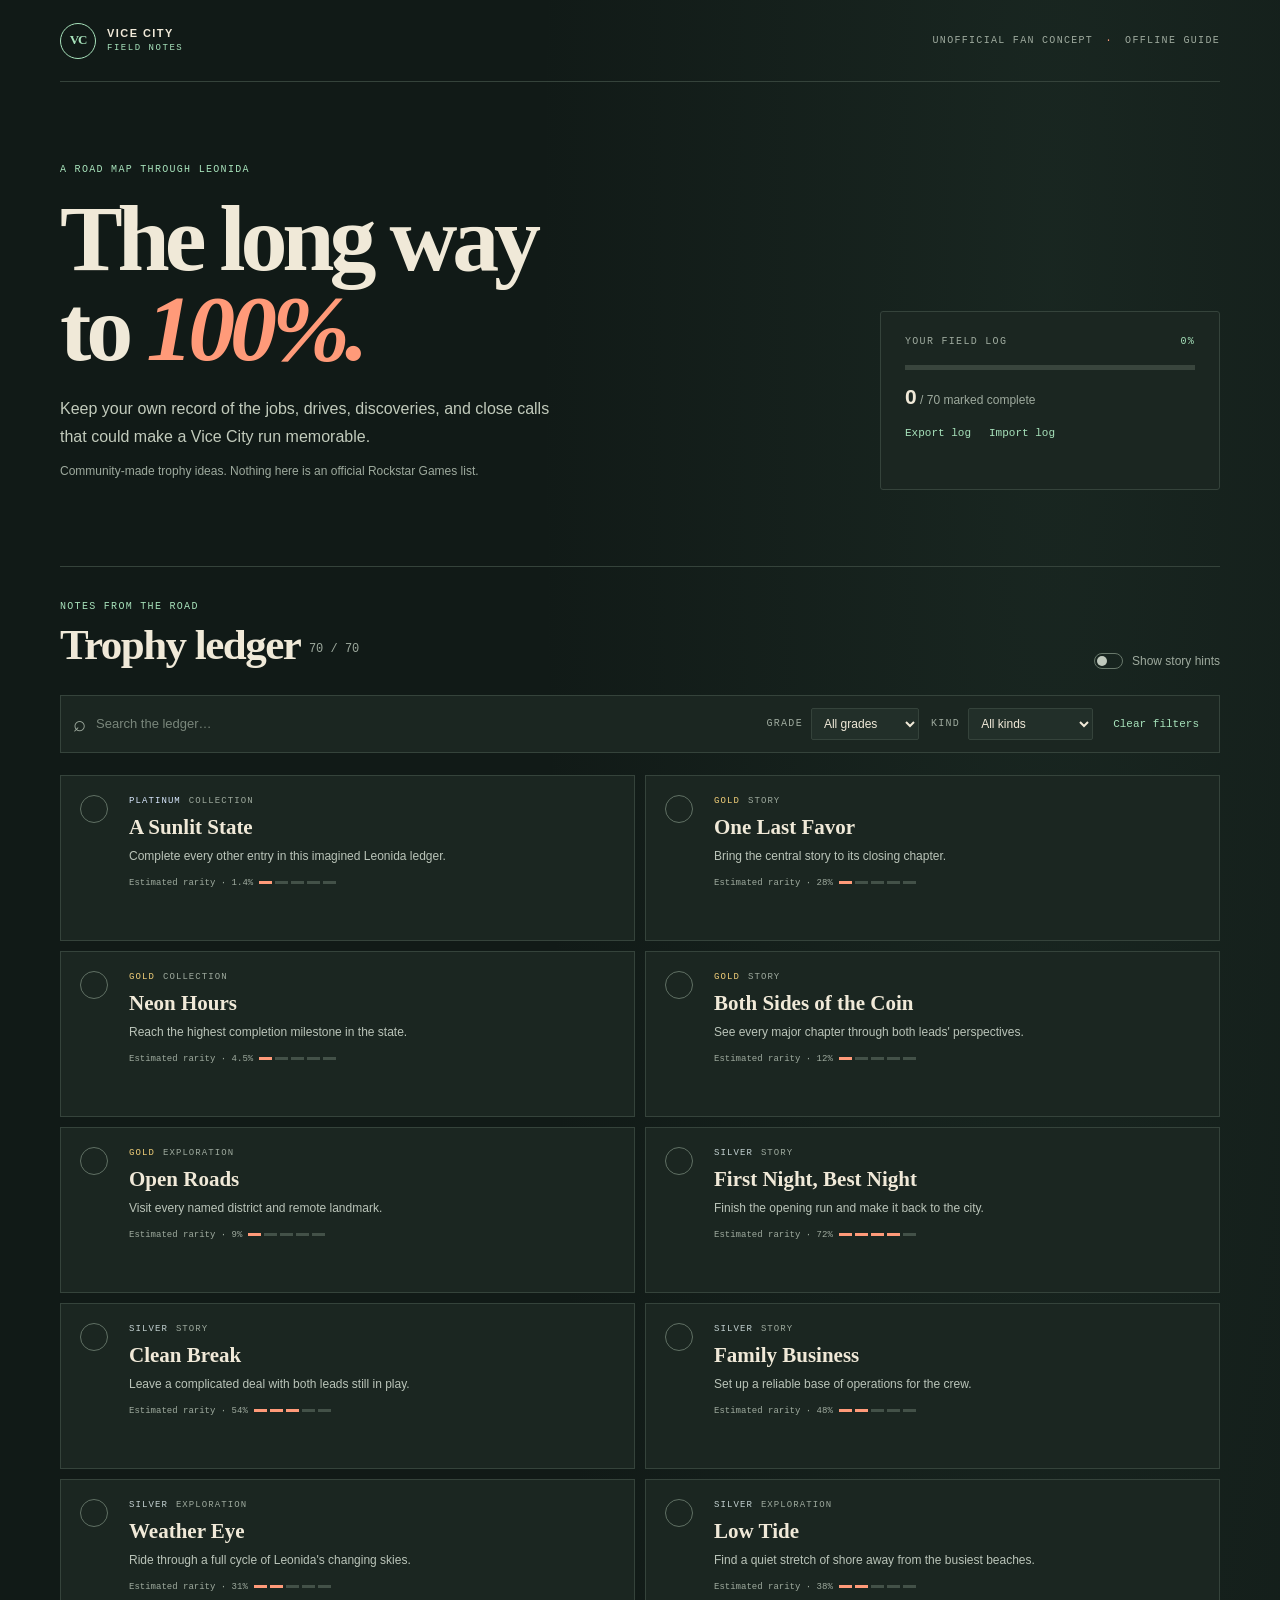
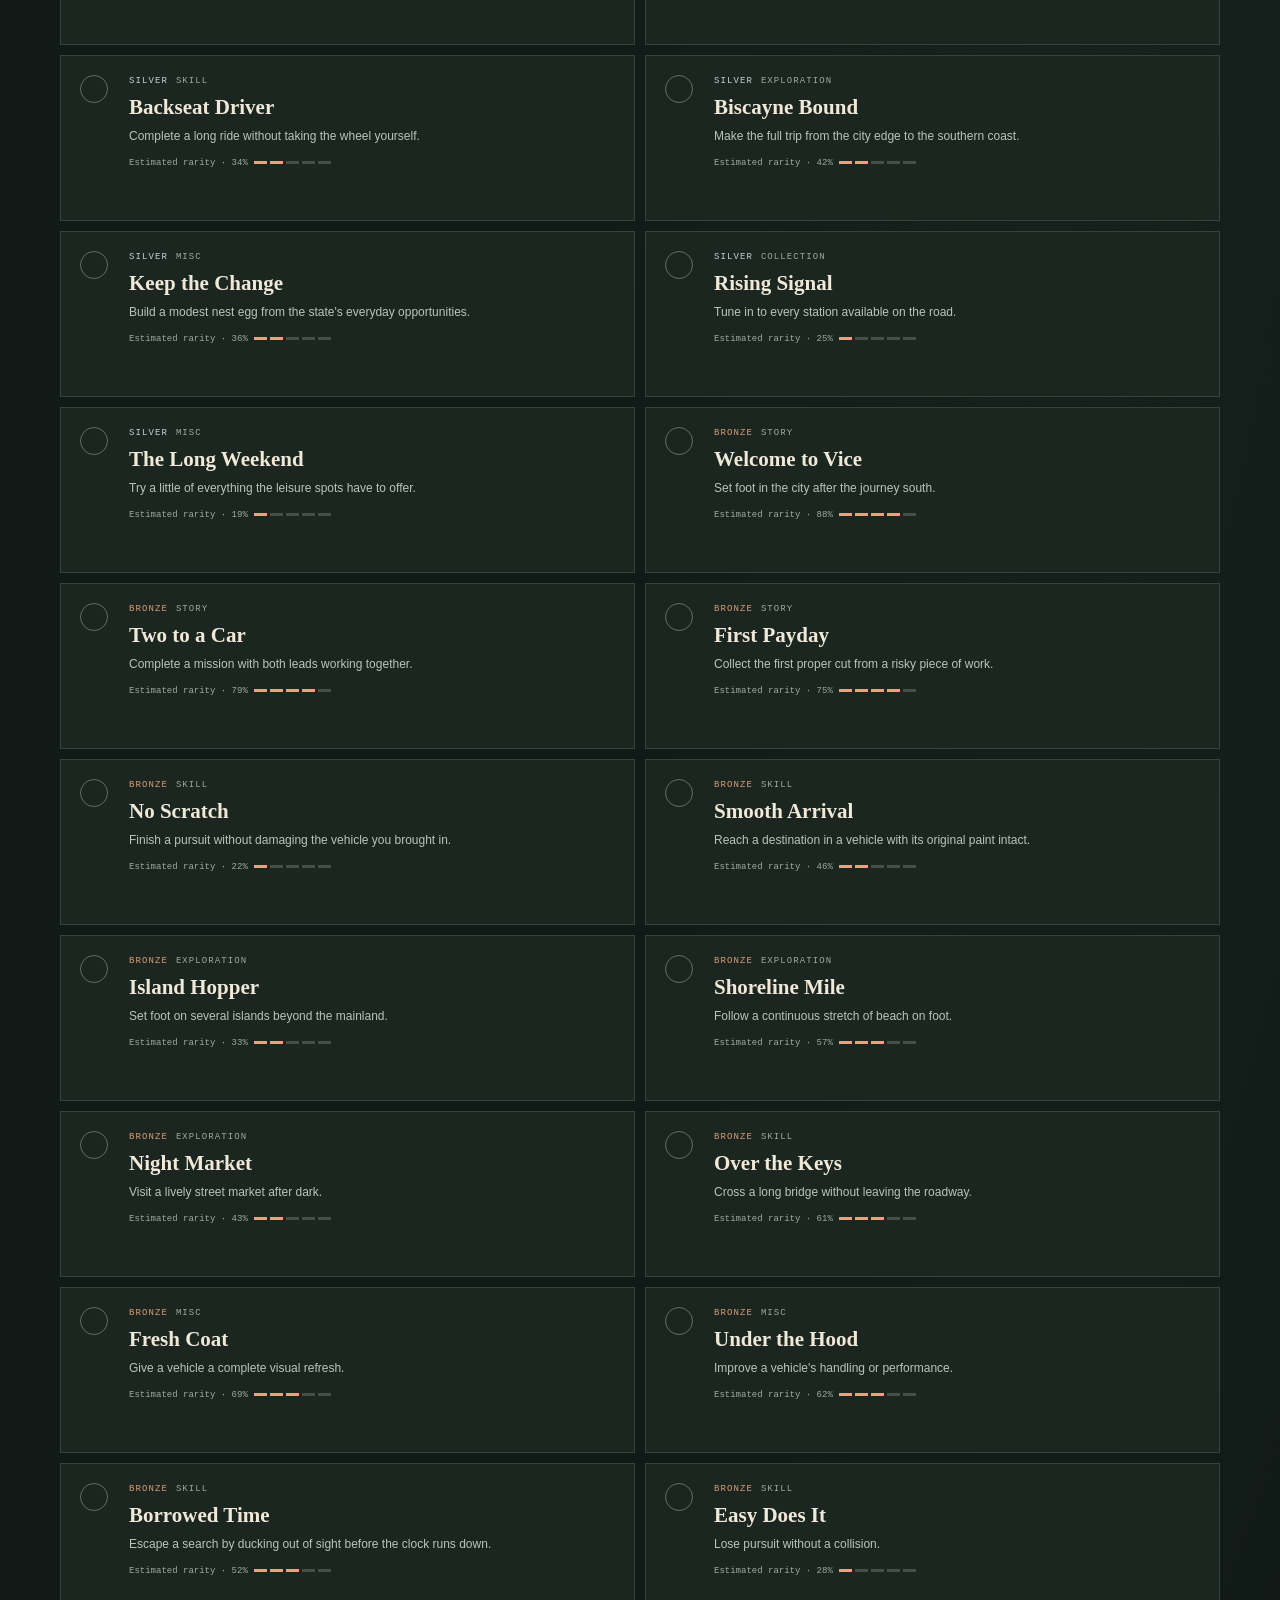
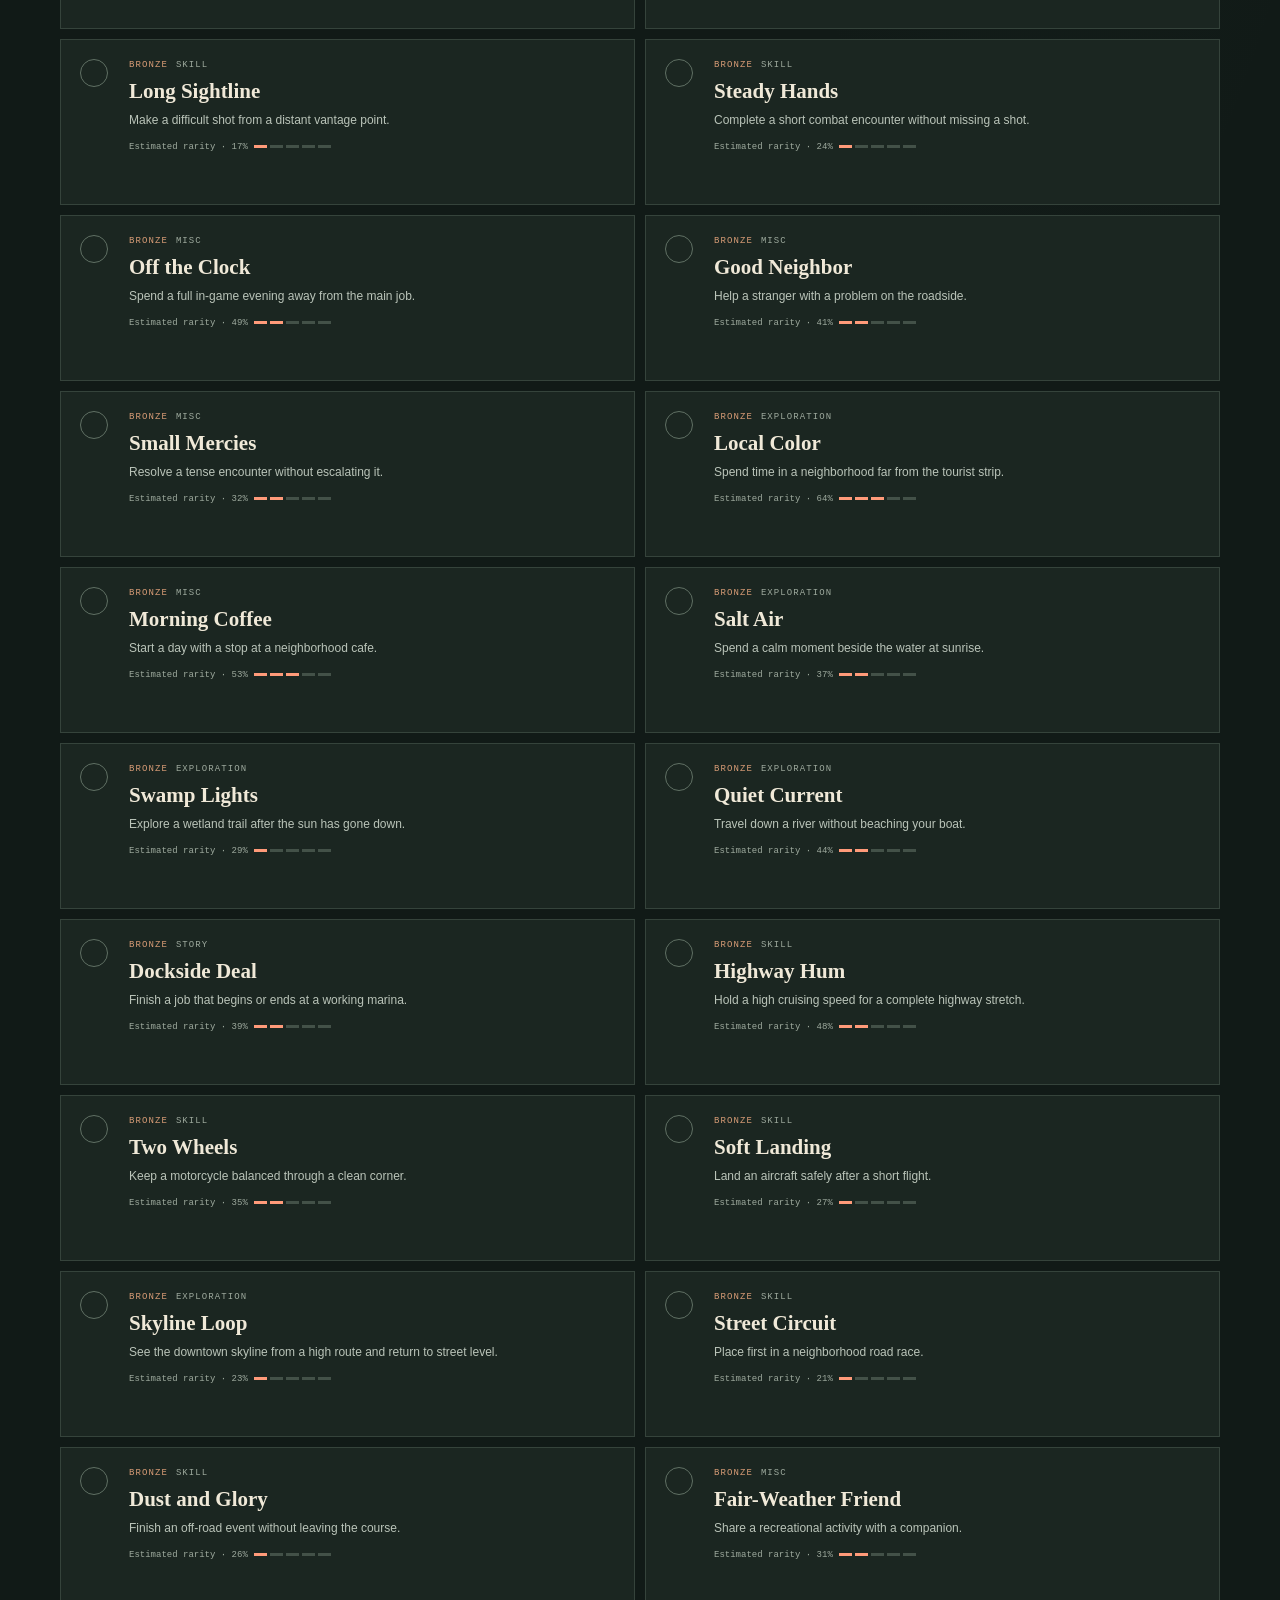
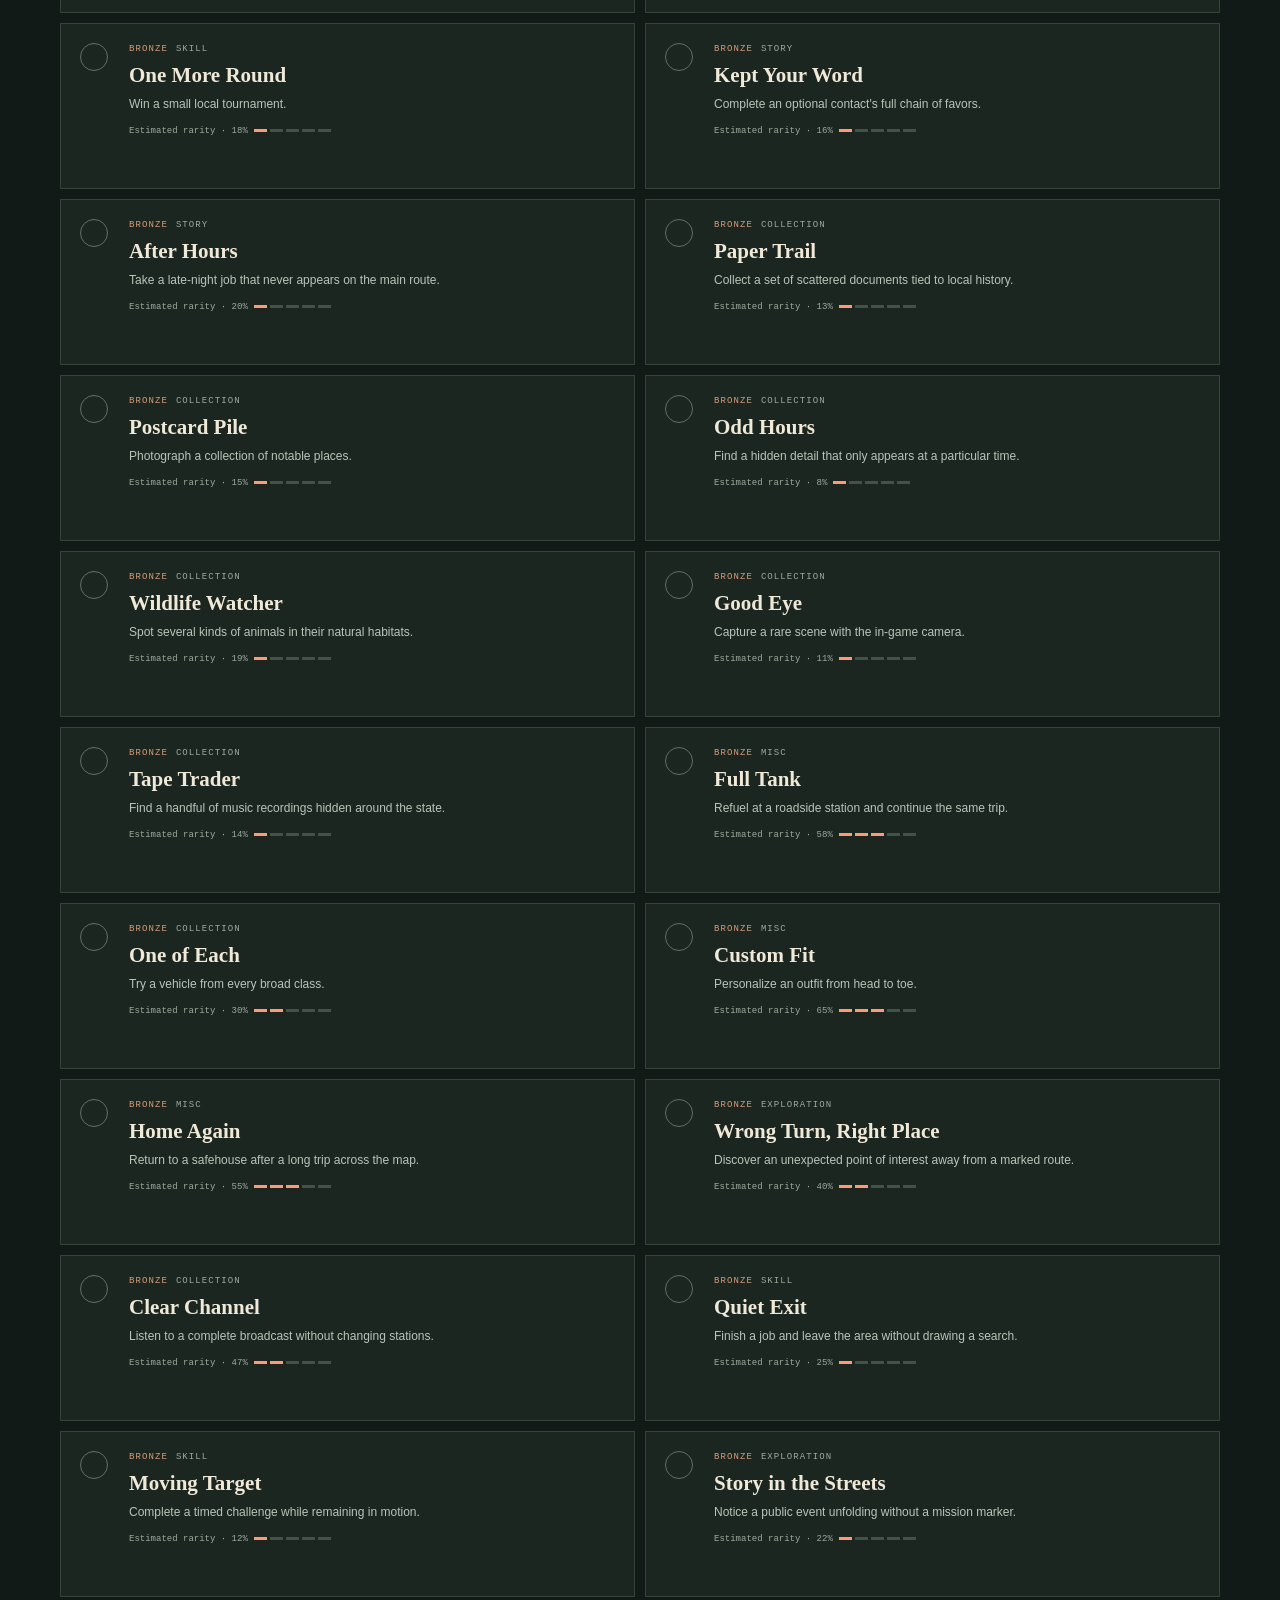
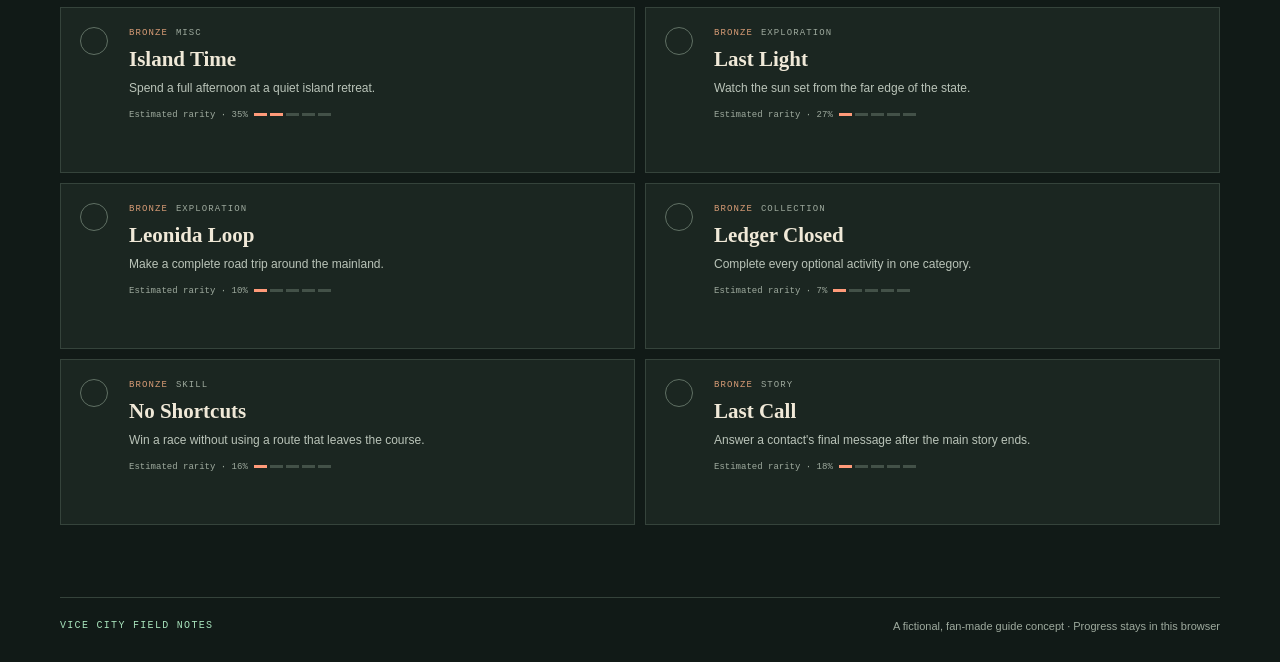
<file: app/index.html>
<!doctype html>
<html lang="en">
  <head>
    <meta charset="utf-8">
    <meta name="viewport" content="width=device-width, initial-scale=1">
    <meta name="theme-color" content="#111a17">
    <meta name="description" content="An offline, fan-made concept checklist for a possible GTA VI trophy journey.">
    <title>Vice City Field Notes — GTA VI Trophy Guide</title>
    <link rel="stylesheet" href="style.css">
  </head>
  <body>
    <header class="masthead">
      <a class="wordmark" href="#" aria-label="Vice City Field Notes home">
        <span class="wordmark-mark" aria-hidden="true">VC</span>
        <span>VICE CITY<br><small>FIELD NOTES</small></span>
      </a>
      <div class="edition">UNOFFICIAL FAN CONCEPT <span>·</span> OFFLINE GUIDE</div>
    </header>

    <main>
      <section class="hero" aria-labelledby="page-title">
        <div class="hero-copy">
          <p class="eyebrow">A road map through Leonida</p>
          <h1 id="page-title">The long way<br>to <em>100%.</em></h1>
          <p class="intro">Keep your own record of the jobs, drives, discoveries, and close calls that could make a Vice City run memorable.</p>
          <p class="fiction-note">Community-made trophy ideas. Nothing here is an official Rockstar Games list.</p>
        </div>
        <aside class="progress-panel" aria-label="Collection progress">
          <div class="progress-heading"><span>YOUR FIELD LOG</span><span id="percent">0%</span></div>
          <div class="progress-track" role="progressbar" aria-label="Trophies earned" aria-valuemin="0" aria-valuemax="100" aria-valuenow="0">
            <span id="progress-fill"></span>
          </div>
          <p><strong id="earned-count">0</strong><span> / </span><span id="total-count">0</span> marked complete</p>
          <div class="progress-actions">
            <button id="export" class="quiet-button" type="button">Export log</button>
            <label class="quiet-button file-button">Import log<input id="import" type="file" accept="application/json,.json"></label>
          </div>
          <p id="notice" class="notice" role="status" aria-live="polite"></p>
        </aside>
      </section>

      <section class="guide-section" aria-labelledby="guide-title">
        <div class="section-heading">
          <div>
            <p class="eyebrow">Notes from the road</p>
            <h2 id="guide-title">Trophy ledger <span id="visible-count"></span></h2>
          </div>
          <label class="spoiler-toggle">
            <input id="spoilers" type="checkbox">
            <span class="switch" aria-hidden="true"></span>
            <span>Show story hints</span>
          </label>
        </div>

        <form class="filters" id="filters">
          <label class="search-field">
            <span class="sr-only">Search trophies</span>
            <span aria-hidden="true">⌕</span>
            <input id="search" type="search" placeholder="Search the ledger…" autocomplete="off">
          </label>
          <label class="select-field">GRADE
            <select id="grade">
              <option value="all">All grades</option>
              <option value="platinum">Platinum</option>
              <option value="gold">Gold</option>
              <option value="silver">Silver</option>
              <option value="bronze">Bronze</option>
            </select>
          </label>
          <label class="select-field">KIND
            <select id="kind">
              <option value="all">All kinds</option>
              <option value="story">Story</option>
              <option value="exploration">Exploration</option>
              <option value="skill">Skill</option>
              <option value="collection">Collection</option>
              <option value="online">Online</option>
              <option value="misc">Miscellaneous</option>
            </select>
          </label>
          <button id="clear-filters" class="clear-button" type="button">Clear filters</button>
        </form>

        <div id="rows" class="trophy-grid" aria-live="polite"></div>
        <p id="empty-state" class="empty-state" hidden>No notes match those filters. Try another search.</p>
      </section>
    </main>

    <footer>
      <span>VICE CITY FIELD NOTES</span>
      <span>A fictional, fan-made guide concept · Progress stays in this browser</span>
    </footer>
    <script type="module" src="app.js"></script>
  </body>
</html>
</file>
<file: app/style.css>
:root {
  color-scheme: dark;
  --night: #111a17;
  --panel: #1b2621;
  --panel-raised: #222f29;
  --paper: #f0e9d8;
  --muted: #9eaa9e;
  --mint: #a7e2bb;
  --coral: #ff9a79;
  --line: #35433b;
  --mono: 'SFMono-Regular', Consolas, 'Liberation Mono', monospace;
  --sans: 'Avenir Next', Avenir, 'Segoe UI', sans-serif;
  --serif: 'Iowan Old Style', 'Palatino Linotype', 'Book Antiqua', Georgia, serif;
}

* { box-sizing: border-box; }

body {
  margin: 0;
  min-width: 320px;
  background:
    radial-gradient(ellipse at 82% 4%, rgb(78 121 98 / 13%), transparent 32rem),
    var(--night);
  color: var(--paper);
  font-family: var(--sans);
}

button, input, select { font: inherit; }
button, select, .file-button { cursor: pointer; }
a { color: inherit; text-decoration: none; }

.masthead, main, footer {
  width: min(1160px, calc(100% - 48px));
  margin-inline: auto;
}

.masthead {
  height: 82px;
  display: flex;
  align-items: center;
  justify-content: space-between;
  border-bottom: 1px solid var(--line);
}

.wordmark { display: flex; align-items: center; gap: 11px; font-size: 11px; font-weight: 700; letter-spacing: .13em; line-height: 1.25; }
.wordmark small { color: var(--mint); font-family: var(--mono); font-size: 9px; font-weight: 400; letter-spacing: .17em; }
.wordmark-mark { display: grid; width: 36px; height: 36px; place-items: center; border: 1px solid var(--mint); border-radius: 50%; color: var(--mint); font-family: var(--serif); font-size: 13px; letter-spacing: -.08em; }
.edition, .eyebrow, .progress-heading, .select-field, footer > span:first-child { font-family: var(--mono); font-size: 10px; letter-spacing: .13em; }
.edition { color: var(--muted); }
.edition span { color: var(--coral); padding-inline: 5px; }

.hero { display: grid; grid-template-columns: minmax(0, 1fr) 340px; align-items: end; gap: 70px; padding: 82px 0 76px; }
.eyebrow { margin: 0 0 18px; color: var(--mint); text-transform: uppercase; }
h1, h2, p { margin-top: 0; }
h1 { margin-bottom: 22px; font-family: var(--serif); font-size: clamp(56px, 8vw, 94px); font-weight: 600; letter-spacing: -.055em; line-height: .96; }
h1 em { color: var(--coral); font-weight: 600; }
.intro { max-width: 490px; margin-bottom: 14px; color: #c2cbbc; font-size: 16px; line-height: 1.7; }
.fiction-note { color: var(--muted); font-size: 12px; }

.progress-panel { padding: 24px; background: var(--panel); border: 1px solid var(--line); border-radius: 3px; }
.progress-heading { display: flex; justify-content: space-between; color: var(--muted); }
.progress-heading #percent { color: var(--mint); }
.progress-track { height: 5px; margin: 18px 0 15px; overflow: hidden; background: #39453d; }
.progress-track span { display: block; width: 0; height: 100%; background: var(--mint); transition: width .25s ease; }
.progress-panel > p { margin-bottom: 18px; color: var(--muted); font-size: 12px; }
.progress-panel > p strong { color: var(--paper); font-size: 21px; }
.progress-actions { display: flex; gap: 18px; }
.quiet-button, .clear-button { padding: 0; border: 0; background: none; color: var(--mint); font-family: var(--mono); font-size: 11px; }
.quiet-button:hover, .clear-button:hover { color: var(--paper); }
.file-button input { position: absolute; width: 1px; height: 1px; overflow: hidden; clip: rect(0, 0, 0, 0); white-space: nowrap; clip-path: inset(50%); }
.notice { min-height: 14px; margin: 12px 0 0 !important; color: var(--coral) !important; font-size: 11px !important; }

.guide-section { padding-top: 34px; border-top: 1px solid var(--line); }
.section-heading { display: flex; align-items: end; justify-content: space-between; gap: 20px; margin-bottom: 26px; }
.section-heading .eyebrow { margin-bottom: 8px; }
h2 { margin: 0; font-family: var(--serif); font-size: clamp(31px, 4vw, 43px); font-weight: 600; letter-spacing: -.035em; }
h2 span { color: var(--muted); font-family: var(--mono); font-size: 12px; font-weight: 400; letter-spacing: 0; vertical-align: middle; }
.spoiler-toggle { display: flex; align-items: center; gap: 9px; color: var(--muted); font-size: 12px; cursor: pointer; }
.spoiler-toggle input { position: absolute; opacity: 0; }
.switch { width: 29px; height: 16px; padding: 2px; border: 1px solid #68786b; border-radius: 20px; transition: background .2s; }
.switch::after { display: block; width: 10px; height: 10px; border-radius: 50%; background: #c0c9bd; content: ''; transition: transform .2s; }
.spoiler-toggle input:checked + .switch { background: #3b7250; border-color: var(--mint); }
.spoiler-toggle input:checked + .switch::after { transform: translateX(12px); background: var(--mint); }
.spoiler-toggle input:focus-visible + .switch { outline: 2px solid var(--coral); outline-offset: 3px; }

.filters { display: flex; align-items: center; gap: 12px; margin-bottom: 22px; padding: 12px; background: var(--panel); border: 1px solid var(--line); }
.search-field { display: flex; flex: 1; align-items: center; gap: 10px; min-width: 150px; color: var(--muted); }
.search-field > span { font-size: 22px; line-height: 1; }
.search-field input { width: 100%; padding: 7px 0; border: 0; outline: 0; background: transparent; color: var(--paper); font-size: 13px; }
.search-field input::placeholder { color: #79867b; }
.select-field { display: flex; align-items: center; gap: 8px; color: var(--muted); white-space: nowrap; }
.select-field select { max-width: 125px; padding: 7px 24px 7px 8px; border: 1px solid var(--line); border-radius: 2px; background: var(--panel-raised); color: var(--paper); font-family: var(--sans); font-size: 12px; letter-spacing: 0; }
.clear-button { padding: 8px; white-space: nowrap; }

.trophy-grid { display: grid; grid-template-columns: repeat(2, minmax(0, 1fr)); gap: 10px; }
.trophy-card { position: relative; display: grid; grid-template-columns: 35px minmax(0, 1fr); gap: 14px; min-height: 166px; padding: 19px; background: var(--panel); border: 1px solid var(--line); transition: border-color .2s, background .2s; }
.trophy-card:hover { border-color: #627568; }
.trophy-card.is-earned { background: #1b2b22; border-color: #466950; }
.check-control { display: grid; width: 28px; height: 28px; place-items: center; border: 1px solid #607064; border-radius: 50%; background: transparent; color: transparent; }
.check-control:hover { border-color: var(--mint); }
.check-control[aria-pressed="true"] { border-color: var(--mint); background: var(--mint); color: var(--night); }
.check-control:focus-visible, button:focus-visible, select:focus-visible, input:focus-visible { outline: 2px solid var(--coral); outline-offset: 3px; }
.trophy-topline { display: flex; align-items: center; gap: 8px; margin: 1px 0 9px; }
.grade-badge, .kind-label { font-family: var(--mono); font-size: 9px; letter-spacing: .12em; text-transform: uppercase; }
.grade-badge { color: var(--mint); }
.grade-platinum { color: #d9e8ff; }
.grade-gold { color: #f2cf79; }
.grade-silver { color: #c4d2d2; }
.grade-bronze { color: #d89c76; }
.kind-label { color: var(--muted); }
.trophy-name { margin: 0 0 7px; color: var(--paper); font-family: var(--serif); font-size: 21px; font-weight: 600; line-height: 1.18; }
.trophy-description { margin: 0 0 13px; color: #bac4b9; font-size: 12px; line-height: 1.55; }
.hint { margin: 0; padding-top: 11px; border-top: 1px solid var(--line); color: var(--mint); font-size: 11px; line-height: 1.5; }
.hint strong { margin-right: 5px; color: var(--muted); font-family: var(--mono); font-size: 9px; font-weight: 400; letter-spacing: .11em; }
.rarity { margin-top: 12px; color: var(--muted); font-family: var(--mono); font-size: 9px; }
.rarity-meter { display: inline-flex; gap: 3px; margin-left: 6px; vertical-align: middle; }
.rarity-meter i { width: 13px; height: 3px; background: #435148; }
.rarity-meter i.filled { background: var(--coral); }
.empty-state { padding: 45px 16px; border: 1px dashed var(--line); color: var(--muted); text-align: center; }
.sr-only { position: absolute; width: 1px; height: 1px; padding: 0; margin: -1px; overflow: hidden; clip: rect(0, 0, 0, 0); white-space: nowrap; border: 0; }

footer { display: flex; justify-content: space-between; gap: 20px; margin-top: 72px; padding: 22px 0 30px; border-top: 1px solid var(--line); color: var(--muted); font-size: 11px; }
footer > span:first-child { color: var(--mint); }

@media (max-width: 760px) {
  .masthead, main, footer { width: min(100% - 32px, 560px); }
  .edition { max-width: 130px; font-size: 8px; text-align: right; }
  .hero { grid-template-columns: 1fr; gap: 28px; padding: 56px 0; }
  .progress-panel { max-width: none; }
  .filters { flex-wrap: wrap; }
  .search-field { flex-basis: 100%; }
  .select-field { flex: 1; justify-content: space-between; }
  .select-field select { max-width: 150px; }
  .clear-button { margin-left: auto; }
  .trophy-grid { grid-template-columns: 1fr; }
}

@media (max-width: 430px) {
  .section-heading { align-items: start; flex-direction: column; }
  .trophy-card { gap: 9px; padding: 15px; }
  .select-field { flex-basis: 100%; }
  footer { flex-direction: column; }
}

@media (prefers-reduced-motion: reduce) {
  *, *::before, *::after { scroll-behavior: auto !important; transition-duration: .01ms !important; }
}
</file>
